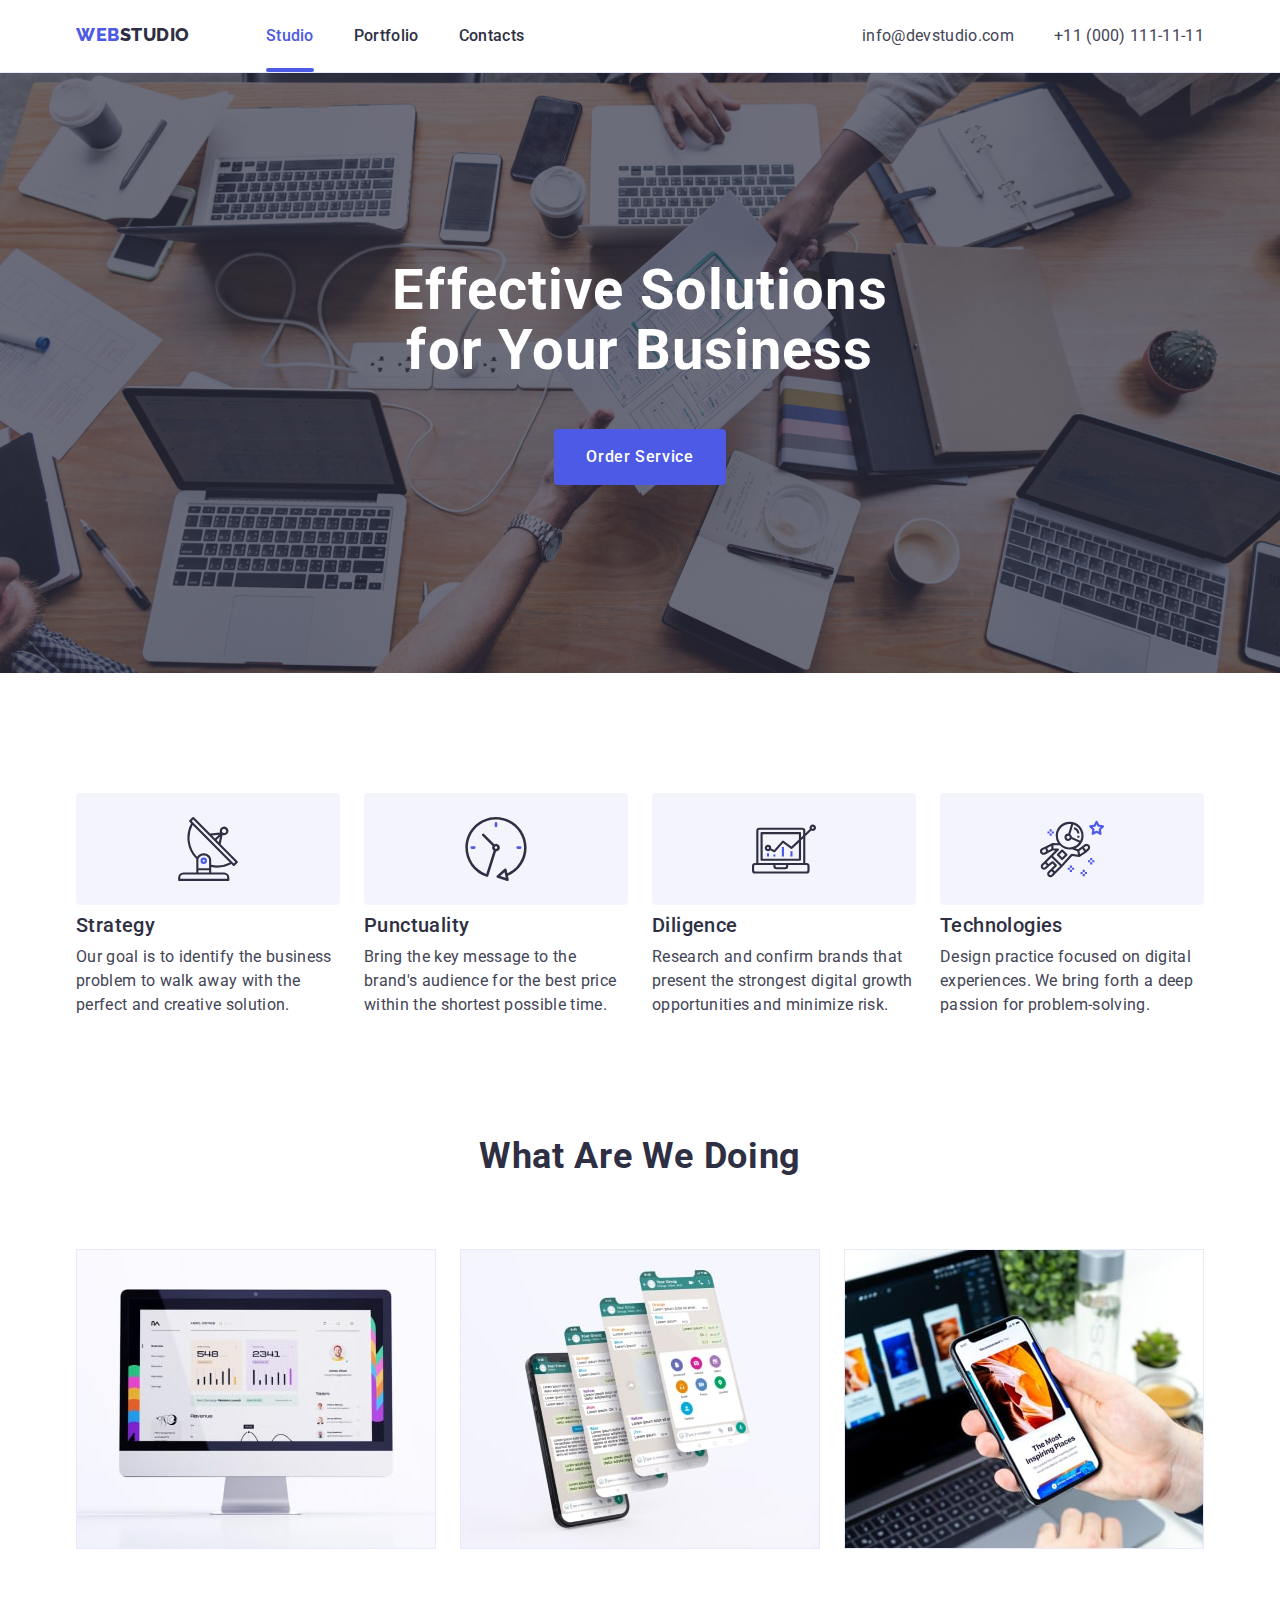
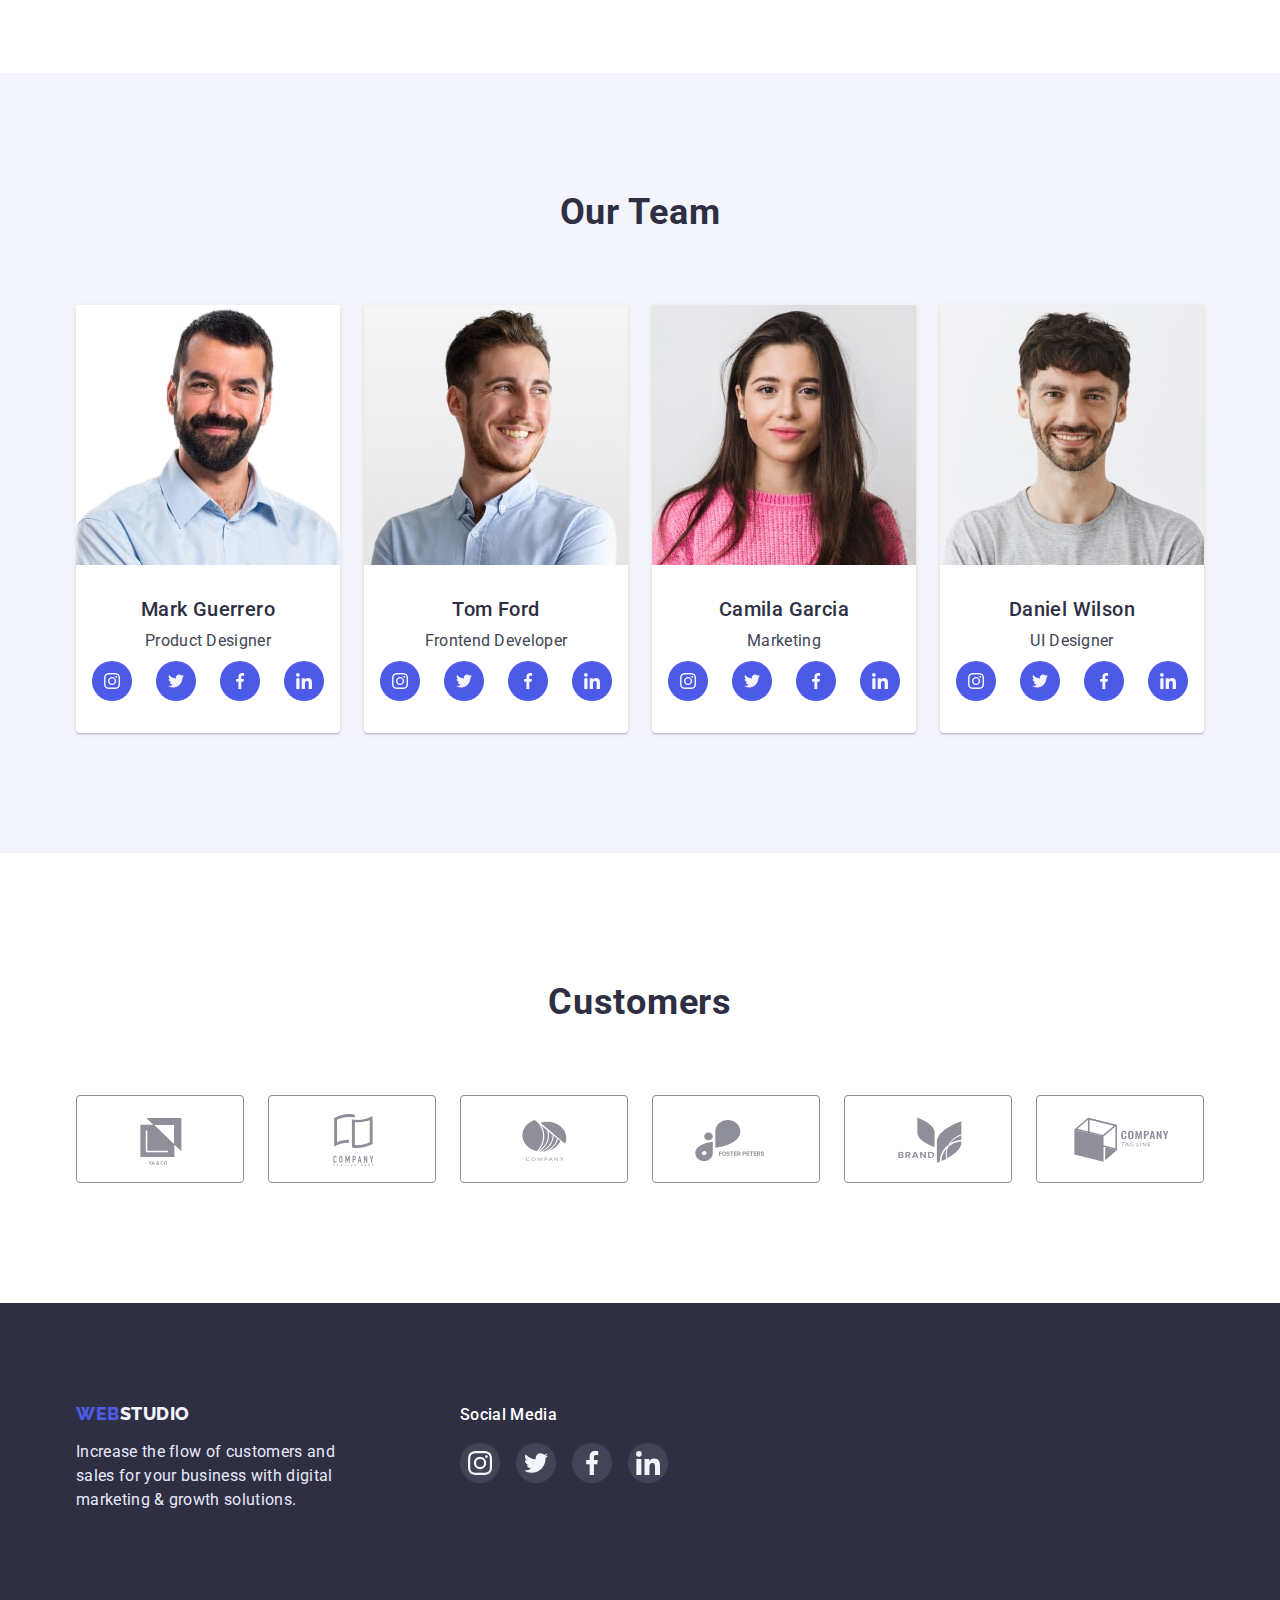
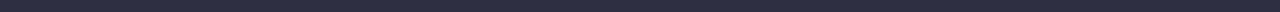
<file: index.html>
<!DOCTYPE html>
<html lang="en">
  <head>
    <meta charset="UTF-8" />
    <meta http-equiv="X-UA-Compatible" content="IE=edge" />
    <meta name="viewport" content="width=device-width, initial-scale=1.0" />
    <title>Студія</title>

    <link rel="preconnect" href="https://fonts.googleapis.com" />
    <link rel="preconnect" href="https://fonts.gstatic.com" crossorigin />
    <link rel="preconnect" href="https://fonts.googleapis.com" />
    <link rel="preconnect" href="https://fonts.gstatic.com" crossorigin />
    <link
      href="https://fonts.googleapis.com/css2?family=Raleway:wght@800&family=Roboto:wght@400;500;700;900&display=swap"
      rel="stylesheet"
    />
    <link
      rel="stylesheet"
      href="https://cdnjs.cloudflare.com/ajax/libs/modern-normalize/1.1.0/modern-normalize.min.css"
    />
    <link rel="stylesheet" href="./css/styles.css" />
  </head>
  <body class="body">
    <!-- Header Section -->
    <header class="header">
      <div class="header-container container">
        <nav class="navigation">
          <a href="./index.html" class="logo-header link"
            >Web<span class="logo-header-part">Studio</span></a
          >
          <ul class="main-nav list">
            <li class="nav-item">
              <a href="./index.html" class="nav-item-link link current"
                >Studio</a
              >
            </li>
            <li class="nav-item">
              <a href="./portfolio.html" class="nav-item-link link"
                >Portfolio</a
              >
            </li>
            <li class="nav-item">
              <a href="" class="nav-item-link link">Contacts</a>
            </li>
          </ul>
        </nav>
        <address class="address">
          <ul class="address-list list">
            <li class="address-item">
              <a href="mailto:info@devstudio.com" class="address-item link"
                >info@devstudio.com</a
              >
            </li>
            <li class="address-item">
              <a href="tel:+110001111111" class="address-item link"
                >+11 (000) 111-11-11</a
              >
            </li>
          </ul>
        </address>
      </div>
    </header>
    <!--Main Section  -->
    <main>
      <!-- Section 1 -->
      <section class="first-section">
        <div class="first-container container">
          <h1 class="first-section-title">
            Effective Solutions for Your Business
          </h1>
          <button type="button" class="first-section-btn" data-modal-open>
            Order Service
          </button>
        </div>
      </section>
      <!-- Section 2 -->
      <section class="second-section">
        <div class="container">
          <h2 hidden class="second-section-title"></h2>
          <ul class="list second-list">
            <li class="second-list-item">
              <div class="second-list-wrap">
                <svg width="64" height="64" class="second-list-icon">
                  <use href="./images/2-section-icons.svg#icon-antenna"></use>
                </svg>
              </div>
              <h3 class="second-section-title">Strategy</h3>
              <p class="second-section-text">
                Our goal is to identify the business problem to walk away with
                the perfect and creative solution.
              </p>
            </li>
            <li class="second-list-item">
              <div class="second-list-wrap">
                <svg width="64" height="64">
                  <use href="./images/2-section-icons.svg#icon-clock"></use>
                </svg>
              </div>
              <h3 class="second-section-title">Punctuality</h3>
              <p class="second-section-text">
                Bring the key message to the brand's audience for the best price
                within the shortest possible time.
              </p>
            </li>
            <li class="second-list-item">
              <div class="second-list-wrap">
                <svg width="64" height="64" class="second-list-icon">
                  <use href="./images/2-section-icons.svg#icon-diagram"></use>
                </svg>
              </div>
              <h3 class="second-section-title">Diligence</h3>
              <p class="second-section-text">
                Research and confirm brands that present the strongest digital
                growth opportunities and minimize risk.
              </p>
            </li>
            <li class="second-list-item">
              <div class="second-list-wrap">
                <svg width="64" height="64">
                  <use href="./images/2-section-icons.svg#icon-astronaut"></use>
                </svg>
              </div>
              <h3 class="second-section-title">Technologies</h3>
              <p class="second-section-text">
                Design practice focused on digital experiences. We bring forth a
                deep passion for problem-solving.
              </p>
            </li>
          </ul>
        </div>
      </section>
      <!-- Section 3 -->
      <section class="third-section">
        <div class="container">
          <h2 class="third-section-title">What are we doing</h2>
          <ul class="list third-list">
            <li class="third-section-item">
              <img src="./images/img1.jpg" alt="analysis" width="360" />
            </li>
            <li class="third-section-item">
              <img src="./images/img2.jpg" alt="conversations" width="360" />
            </li>
            <li class="third-section-item">
              <img src="./images/img3.jpg" alt="recommendations" width="360" />
            </li>
          </ul>
        </div>
      </section>
      <!-- Section 4 -->
      <section class="forth-section">
        <div class="forth-container container">
          <h2 class="forth-section-title">Our Team</h2>
          <ul class="forth-list list">
            <li class="forth-section-item">
              <img
                class="our-team-img"
                src="./images/mark.jpg"
                alt="Mark Guerrero"
                width="264"
              />
              <div class="our-container">
                <h3 class="title-name">Mark Guerrero</h3>
                <p class="forth-section-text">Product Designer</p>
                <ul class="team-socials list">
                  <li class="team-social-item">
                    <a href="" class="team-social-links"
                      ><svg width="16" height="16" class="team-social-icon">
                        <use href="./images/icons.svg#icon-instagram"></use>
                      </svg>
                    </a>
                  </li>
                  <li class="team-social-item">
                    <a href="" class="team-social-links">
                      <svg width="16" height="16" class="team-social-icon">
                        <use href="./images/icons.svg#icon-twitter"></use>
                      </svg>
                    </a>
                  </li>
                  <li class="team-social-item">
                    <a href="" class="team-social-links">
                      <svg width="16" height="16" class="team-social-icon">
                        <use href="./images/icons.svg#icon-facebook"></use>
                      </svg>
                    </a>
                  </li>
                  <li class="team-social-item">
                    <a href="" class="team-social-links">
                      <svg width="16" height="16" class="team-social-icon">
                        <use href="./images/icons.svg#icon-linkedin"></use>
                      </svg>
                    </a>
                  </li>
                </ul>
              </div>
            </li>

            <li class="forth-section-item">
              <img
                class="our-team-img"
                src="./images/tom.jpg"
                alt="Tom Ford"
                width="264"
              />
              <div class="our-container">
                <h3 class="title-name">Tom Ford</h3>
                <p class="forth-section-text">Frontend Developer</p>
                <ul class="team-socials list">
                  <li class="team-social-item">
                    <a href="" class="team-social-links"
                      ><svg width="16" height="16" class="team-social-icon">
                        <use href="./images/icons.svg#icon-instagram"></use>
                      </svg>
                    </a>
                  </li>
                  <li class="team-social-item">
                    <a href="" class="team-social-links">
                      <svg width="16" height="16" class="team-social-icon">
                        <use href="./images/icons.svg#icon-twitter"></use>
                      </svg>
                    </a>
                  </li>
                  <li class="team-social-item">
                    <a href="" class="team-social-links">
                      <svg width="16" height="16" class="team-social-icon">
                        <use href="./images/icons.svg#icon-facebook"></use>
                      </svg>
                    </a>
                  </li>
                  <li class="team-social-item">
                    <a href="" class="team-social-links">
                      <svg width="16" height="16" class="team-social-icon">
                        <use href="./images/icons.svg#icon-linkedin"></use>
                      </svg>
                    </a>
                  </li>
                </ul>
              </div>
            </li>

            <li class="forth-section-item">
              <img
                class="our-team-img"
                src="./images/camila.jpg"
                alt="Camila Garcia"
                width="264"
              />
              <div class="our-container">
                <h3 class="title-name">Camila Garcia</h3>
                <p class="forth-section-text">Marketing</p>
                <ul class="team-socials list">
                  <li class="team-social-item">
                    <a href="" class="team-social-links"
                      ><svg width="16" height="16" class="team-social-icon">
                        <use href="./images/icons.svg#icon-instagram"></use>
                      </svg>
                    </a>
                  </li>
                  <li class="team-social-item">
                    <a href="" class="team-social-links">
                      <svg width="16" height="16" class="team-social-icon">
                        <use href="./images/icons.svg#icon-twitter"></use>
                      </svg>
                    </a>
                  </li>
                  <li class="team-social-item">
                    <a href="" class="team-social-links">
                      <svg width="16" height="16" class="team-social-icon">
                        <use href="./images/icons.svg#icon-facebook"></use>
                      </svg>
                    </a>
                  </li>
                  <li class="team-social-item">
                    <a href="" class="team-social-links">
                      <svg width="16" height="16" class="team-social-icon">
                        <use href="./images/icons.svg#icon-linkedin"></use>
                      </svg>
                    </a>
                  </li>
                </ul>
              </div>
            </li>
            <li class="forth-section-item">
              <img
                class="our-team-img"
                src="./images/daniel.jpg"
                alt="Daniel Wilson"
                width="264"
              />
              <div class="our-container">
                <h3 class="title-name">Daniel Wilson</h3>
                <p class="forth-section-text">UI Designer</p>
                <ul class="team-socials list">
                  <li class="team-social-item">
                    <a href="" class="team-social-links"
                      ><svg width="16" height="16" class="team-social-icon">
                        <use href="./images/icons.svg#icon-instagram"></use>
                      </svg>
                    </a>
                  </li>
                  <li class="team-social-item">
                    <a href="" class="team-social-links">
                      <svg width="16" height="16" class="team-social-icon">
                        <use href="./images/icons.svg#icon-twitter"></use>
                      </svg>
                    </a>
                  </li>
                  <li class="team-social-item">
                    <a href="" class="team-social-links">
                      <svg width="16" height="16" class="team-social-icon">
                        <use href="./images/icons.svg#icon-facebook"></use>
                      </svg>
                    </a>
                  </li>
                  <li class="team-social-item">
                    <a href="" class="team-social-links">
                      <svg width="16" height="16" class="team-social-icon">
                        <use href="./images/icons.svg#icon-linkedin"></use>
                      </svg>
                    </a>
                  </li>
                </ul>
              </div>
            </li>
          </ul>
        </div>
      </section>
      <!-- Section 5 -->
      <section class="fifth-section">
        <div class="fifth-section-container container">
          <h2 class="fifth-section-title">Customers</h2>
          <ul class="fifth-section-list list">
            <li class="fifth-section-item">
              <a class="fifth-section-links" href="">
                <svg width="104" height="56" class="customers-icons">
                  <use href="./images/customers.svg#icon-customer-1"></use>
                </svg>
              </a>
            </li>
            <li class="fifth-section-item">
              <a class="fifth-section-links" href="">
                <svg width="104" height="56" class="customers-icons">
                  <use href="./images/customers.svg#icon-customer-2"></use>
                </svg>
              </a>
            </li>
            <li class="fifth-section-item">
              <a class="fifth-section-links" href="">
                <svg width="104" height="56" class="customers-icons">
                  <use href="./images/customers.svg#icon-customer-3"></use>
                </svg>
              </a>
            </li>
            <li class="fifth-section-item">
              <a class="fifth-section-links" href="">
                <svg width="104" height="56" class="customers-icons">
                  <use href="./images/customers.svg#icon-customer-4"></use>
                </svg>
              </a>
            </li>
            <li class="fifth-section-item">
              <a class="fifth-section-links" href="">
                <svg width="104" height="56" class="customers-icons">
                  <use href="./images/customers.svg#icon-customer-5"></use>
                </svg>
              </a>
            </li>
            <li class="fifth-section-item">
              <a class="fifth-section-links" href="">
                <svg width="104" height="56" class="customers-icons">
                  <use href="./images/customers.svg#icon-customer-6"></use>
                </svg>
              </a>
            </li>
          </ul>
        </div>
      </section>
    </main>
    <!-- Footer Section -->
    <footer class="footer">
      <div class="footer-container container">
        <div class="footer-first">
          <a href="./index.html" class="footer-logo link"
            >Web<span class="footer-logo-part">Studio</span></a
          >
          <p class="footer-text">
            Increase the flow of customers and sales for your business with
            digital marketing & growth solutions.
          </p>
        </div>
        <div class="footer-second">
          <p class="social-media">Social Media</p>
          <ul class="footer-social-list list">
            <li class="footer-social-items">
              <a href="" class="footer-social-links">
                <svg width="24" height="24" class="team-social-icon">
                  <use href="./images/icons.svg#icon-instagram"></use>
                </svg>
              </a>
            </li>
            <li class="footer-social-items">
              <a href="" class="footer-social-links">
                <svg width="24" height="24" class="team-social-icon">
                  <use href="./images/icons.svg#icon-twitter"></use>
                </svg>
              </a>
            </li>
            <li class="footer-social-items">
              <a href="" class="footer-social-links">
                <svg width="24" height="24" class="team-social-icon">
                  <use href="./images/icons.svg#icon-facebook"></use>
                </svg>
              </a>
            </li>
            <li class="footer-social-items">
              <a href="" class="footer-social-links">
                <svg width="24" height="24" class="team-social-icon">
                  <use href="./images/icons.svg#icon-linkedin"></use>
                </svg>
              </a>
            </li>
          </ul>
        </div>
      </div>
    </footer>
    <div class="backdrop is-hidden" data-modal>
      <div class="modal">
        <button type="button" class="modal-close-button" data-modal-close>
          <svg width="8" height="8" class="modal-close-icon">
            <use href="./images/icons-close.svg#icon-close"></use>
          </svg>
        </button>
      </div>
    </div>
    <script src="./js/modal.js"></script>
  </body>
</html>
</file>
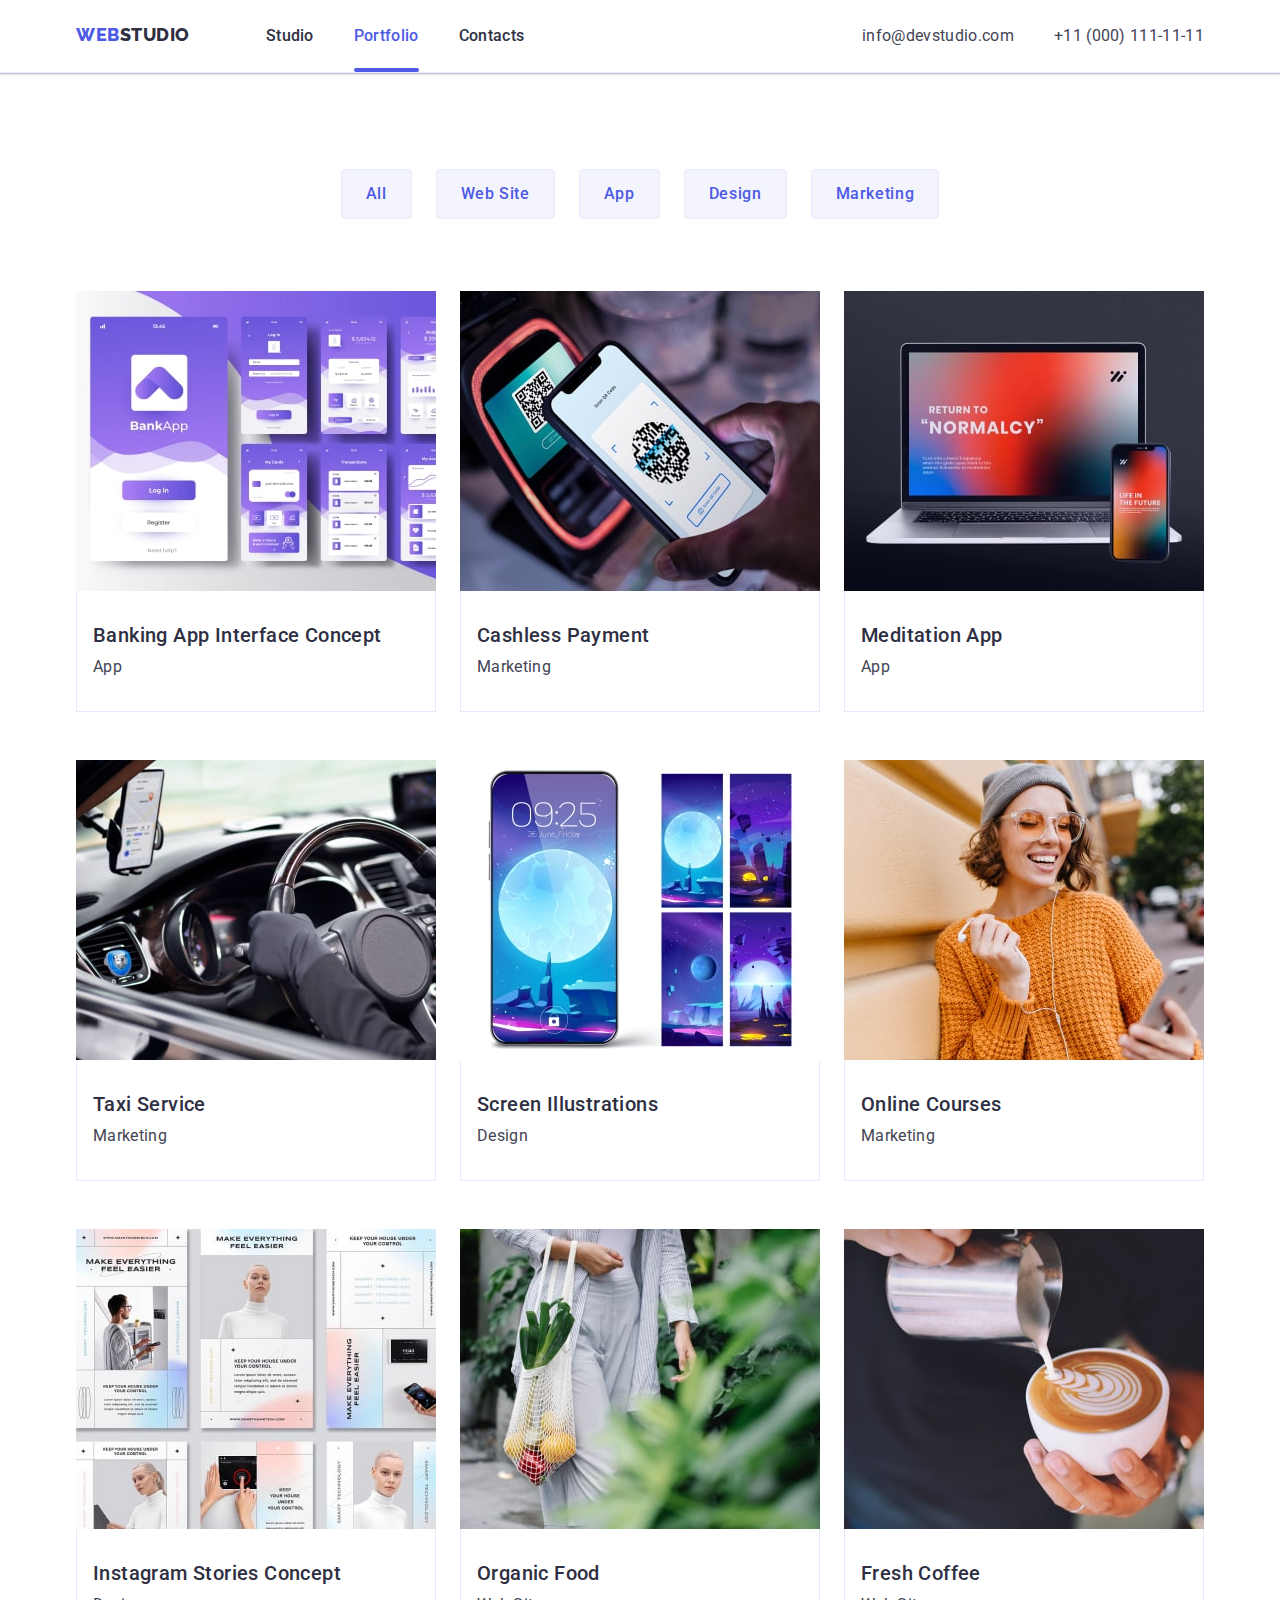
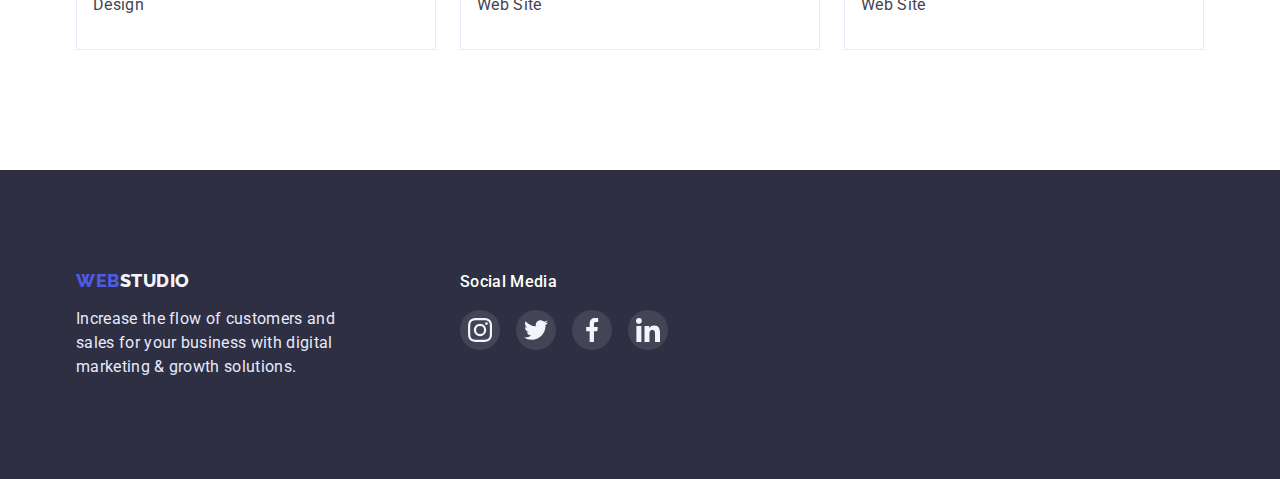
<file: portfolio.html>
<!DOCTYPE html>
<html lang="en">
  <head>
    <meta charset="UTF-8" />
    <meta http-equiv="X-UA-Compatible" content="IE=edge" />
    <meta name="viewport" content="width=device-width, initial-scale=1.0" />
    <title>Portfolio</title>
    <link rel="preconnect" href="https://fonts.googleapis.com" />
    <link rel="preconnect" href="https://fonts.gstatic.com" crossorigin />
    <link rel="preconnect" href="https://fonts.googleapis.com" />
    <link rel="preconnect" href="https://fonts.gstatic.com" crossorigin />
    <link
      href="https://fonts.googleapis.com/css2?family=Raleway:wght@800&family=Roboto:wght@400;500;700;900&display=swap"
      rel="stylesheet"
    />
    <link
      rel="stylesheet"
      href="https://cdnjs.cloudflare.com/ajax/libs/modern-normalize/1.1.0/modern-normalize.min.css"
    />
    <link rel="stylesheet" href="./css/styles.css" />
  </head>
  <body>
    <!-- Portfolio Header Section -->
    <header class="header">
      <div class="header-container container">
        <nav class="navigation">
          <a href="./index.html" class="logo-header link"
            >Web<span class="logo-header-part">Studio</span></a
          >
          <ul class="main-nav list">
            <li class="nav-item">
              <a href="./index.html" class="nav-item-link link">Studio</a>
            </li>
            <li class="nav-item">
              <a href="./portfolio.html" class="nav-item-link link current"
                >Portfolio</a
              >
            </li>
            <li class="nav-item">
              <a href="" class="nav-item-link link">Contacts</a>
            </li>
          </ul>
        </nav>
        <address class="address">
          <ul class="address-list list">
            <li class="address-item">
              <a href="mailto:info@devstudio.com" class="address-item link"
                >info@devstudio.com</a
              >
            </li>
            <li class="address-item">
              <a href="tel:+110001111111" class="address-item link"
                >+11 (000) 111-11-11</a
              >
            </li>
          </ul>
        </address>
      </div>
    </header>
    <!-- portfolio Main Section -->
    <main>
      <!-- Portfolio Filter -->
      <section class="portfolio-section">
        <div class="portfolio-container container">
          <h1 hidden>Portfolio</h1>
          <ul class="portfolio-buttons list">
            <li><button type="button" class="portfolio-btn">All</button></li>
            <li>
              <button type="button" class="portfolio-btn">Web Site</button>
            </li>
            <li><button type="button" class="portfolio-btn">App</button></li>
            <li>
              <button type="button" class="portfolio-btn">Design</button>
            </li>
            <li>
              <button type="button" class="portfolio-btn">Marketing</button>
            </li>
          </ul>

          <!-- Portfolio Content -->

          <ul class="portfolio-list">
            <li class="portfolio-list-item">
              <a href="" class="portfolio-link link">
                <div class="portfolio-wrap">
                  <img
                    class="portfolio-img"
                    src="./images/portfolio-img-1.jpg"
                    alt="Banking App Interface Concept"
                    width="360"
                  />
                  <p class="cover-text">
                    14 Stylish and User-Friendly App Design Concepts · Task
                    Manager App · Calorie Tracker App · Exotic Fruit Ecommerce
                    App · Cloud Storage App
                  </p>
                </div>
                <div class="portfolio-content">
                  <h2 class="portfolio-title">Banking App Interface Concept</h2>
                  <p class="portfolio-text">App</p>
                </div>
              </a>
            </li>
            <li class="portfolio-list-item">
              <a href="" class="portfolio-link link">
                <div class="portfolio-wrap">
                  <img
                    class="portfolio-img"
                    src="./images/portfolio-img-2.jpg"
                    alt="Cashless Payment"
                    width="360"
                  />
                  <p class="cover-text">
                    14 Stylish and User-Friendly App Design Concepts · Task
                    Manager App · Calorie Tracker App · Exotic Fruit Ecommerce
                    App · Cloud Storage App
                  </p>
                </div>
                <div class="portfolio-content">
                  <h2 class="portfolio-title">Cashless Payment</h2>
                  <p class="portfolio-text">Marketing</p>
                </div>
              </a>
            </li>
            <li class="portfolio-list-item">
              <a href="" class="portfolio-link link">
                <div class="portfolio-wrap">
                  <img
                    class="portfolio-img"
                    src="./images/portfolio-img-3.jpg"
                    alt="Meditaion App"
                    width="360"
                  />
                  <p class="cover-text">
                    14 Stylish and User-Friendly App Design Concepts · Task
                    Manager App · Calorie Tracker App · Exotic Fruit Ecommerce
                    App · Cloud Storage App
                  </p>
                </div>
                <div class="portfolio-content">
                  <h2 class="portfolio-title">Meditation App</h2>
                  <p class="portfolio-text">App</p>
                </div>
              </a>
            </li>
            <li class="portfolio-list-item">
              <a href="" class="portfolio-link link">
                <div class="portfolio-wrap">
                  <img
                    class="portfolio-img"
                    src="./images/portfolio-img-4.jpg"
                    alt="Taxi Service"
                    width="360"
                  />
                  <p class="cover-text">
                    14 Stylish and User-Friendly App Design Concepts · Task
                    Manager App · Calorie Tracker App · Exotic Fruit Ecommerce
                    App · Cloud Storage App
                  </p>
                </div>
                <div class="portfolio-content">
                  <h2 class="portfolio-title">Taxi Service</h2>
                  <p class="portfolio-text">Marketing</p>
                </div>
              </a>
            </li>
            <li class="portfolio-list-item">
              <a href="" class="portfolio-link link">
                <div class="portfolio-wrap">
                  <img
                    class="portfolio-img"
                    src="./images/portfolio-img-5.jpg"
                    alt="Screen Illustrations"
                    width="360"
                  />
                  <p class="cover-text">
                    14 Stylish and User-Friendly App Design Concepts · Task
                    Manager App · Calorie Tracker App · Exotic Fruit Ecommerce
                    App · Cloud Storage App
                  </p>
                </div>
                <div class="portfolio-content">
                  <h2 class="portfolio-title">Screen Illustrations</h2>
                  <p class="portfolio-text">Design</p>
                </div>
              </a>
            </li>
            <li class="portfolio-list-item">
              <a href="" class="portfolio-link link">
                <div class="portfolio-wrap">
                  <img
                    class="portfolio-img"
                    src="./images/portfolio-img-6.jpg"
                    alt="Online Courses"
                    width="360"
                  />
                  <p class="cover-text">
                    14 Stylish and User-Friendly App Design Concepts · Task
                    Manager App · Calorie Tracker App · Exotic Fruit Ecommerce
                    App · Cloud Storage App
                  </p>
                </div>
                <div class="portfolio-content">
                  <h2 class="portfolio-title">Online Courses</h2>
                  <p class="portfolio-text">Marketing</p>
                </div>
              </a>
            </li>
            <li class="portfolio-list-item">
              <a href="" class="portfolio-link link">
                <div class="portfolio-wrap">
                  <img
                    class="portfolio-img"
                    src="./images/portfolio-img-7.jpg"
                    alt="Instagram Stories Concept"
                    width="360"
                  />
                  <p class="cover-text">
                    14 Stylish and User-Friendly App Design Concepts · Task
                    Manager App · Calorie Tracker App · Exotic Fruit Ecommerce
                    App · Cloud Storage App
                  </p>
                </div>
                <div class="portfolio-content">
                  <h2 class="portfolio-title">Instagram Stories Concept</h2>
                  <p class="portfolio-text">Design</p>
                </div>
              </a>
            </li>
            <li class="portfolio-list-item">
              <a href="" class="portfolio-link link">
                <div class="portfolio-wrap">
                  <img
                    class="portfolio-img"
                    src="./images/portfolio-img-8.jpg"
                    alt="Organic Food"
                    width="360"
                  />
                  <p class="cover-text">
                    14 Stylish and User-Friendly App Design Concepts · Task
                    Manager App · Calorie Tracker App · Exotic Fruit Ecommerce
                    App · Cloud Storage App
                  </p>
                </div>
                <div class="portfolio-content">
                  <h2 class="portfolio-title">Organic Food</h2>
                  <p class="portfolio-text">Web Site</p>
                </div>
              </a>
            </li>
            <li class="portfolio-list-item">
              <a href="" class="portfolio-link link">
                <div class="portfolio-wrap">
                  <img
                    class="portfolio-img"
                    src="./images/portfolio-img-9.jpg"
                    alt="Organic Food"
                    width="360"
                  />
                  <p class="cover-text">
                    14 Stylish and User-Friendly App Design Concepts · Task
                    Manager App · Calorie Tracker App · Exotic Fruit Ecommerce
                    App · Cloud Storage App
                  </p>
                </div>
                <div class="portfolio-content">
                  <h2 class="portfolio-title">Fresh Coffee</h2>
                  <p class="portfolio-text">Web Site</p>
                </div>
              </a>
            </li>
          </ul>
        </div>
      </section>
    </main>
    <!-- Portfolio Footer Section -->
    <footer class="footer">
      <div class="footer-container container">
        <div class="footer-first">
          <a href="./index.html" class="footer-logo link"
            >Web<span class="footer-logo-part">Studio</span></a
          >
          <p class="footer-text">
            Increase the flow of customers and sales for your business with
            digital marketing & growth solutions.
          </p>
        </div>
        <div class="footer-second">
          <p class="social-media">Social Media</p>
          <ul class="footer-social-list list">
            <li class="footer-social-items">
              <a href="" class="footer-social-links">
                <svg width="24" height="24" class="team-social-icon">
                  <use href="./images/icons.svg#icon-instagram"></use>
                </svg>
              </a>
            </li>
            <li class="footer-social-items">
              <a href="" class="footer-social-links">
                <svg width="24" height="24" class="team-social-icon">
                  <use href="./images/icons.svg#icon-twitter"></use>
                </svg>
              </a>
            </li>
            <li class="footer-social-items">
              <a href="" class="footer-social-links">
                <svg width="24" height="24" class="team-social-icon">
                  <use href="./images/icons.svg#icon-facebook"></use>
                </svg>
              </a>
            </li>
            <li class="footer-social-items">
              <a href="" class="footer-social-links">
                <svg width="24" height="24" class="team-social-icon">
                  <use href="./images/icons.svg#icon-linkedin"></use>
                </svg>
              </a>
            </li>
          </ul>
        </div>
      </div>
    </footer>
  </body>
</html>
</file>
<file: css/styles.css>
:root {
  --main-body-color: #ffffff;
  --main-text-color: #434455;
  --main-title-color: #2e2f42;
  --first-gradient: linear-gradient(
    rgba(46, 47, 66, 0.7),
    rgba(46, 47, 66, 0.7)
  );
  --ocean: #4d5ae5;
}
p,
h1,
h2,
h3,
h4,
h5,
h6 {
  margin: 0;
}
ul {
  padding-left: 0;
  margin: 0;
}
body {
  font-family: "Roboto", sans-serif;
  background-color: var(--main-body-color);
  color: var(--main-text-color);
}
.link {
  text-decoration: none;
  font-style: normal;
}
.list {
  list-style: none;
}
.container {
  width: 1158px;
  margin: 0 auto;
  padding: 0 15px;
}
/* ------------------------Header------------------ */
.header {
  /* padding-top: 24px;
  padding-bottom: 24px; */
  border-bottom: 1px solid #e7e9fc;
  box-shadow: 0px 2px 1px rgba(46, 47, 66, 0.08),
    0px 1px 1px rgba(46, 47, 66, 0.16), 0px 1px 6px rgba(46, 47, 66, 0.08);
}
.header-container {
  display: flex;
  justify-content: space-between;
  align-items: center;
  margin-left: auto;
  margin-right: auto;
}
.main-nav {
  display: flex;
}
.nav-item:not(:last-child) {
  margin-right: 40px;
}

.navigation {
  display: flex;
  /* position: relative; */
}

.logo-header {
  margin-right: 76px;
  font-family: "Raleway", sans-serif;
  font-weight: 800;
  font-size: 18px;
  line-height: 1.17;
  letter-spacing: 0.03em;
  text-transform: uppercase;
  color: var(--ocean);
  padding-top: 24px;
  padding-bottom: 24px;
}
.logo-header-part {
  color: #2e2f42;
}
.nav-item-link {
  font-weight: 500;
  font-size: 16px;
  line-height: 1.5;
  letter-spacing: 0.02em;
  color: #2e2f42;
  padding-top: 24px;
  padding-bottom: 24px;
  display: block;
  position: relative;
  transition: color 250ms cubic-bezier(0.4, 0, 0.2, 1);
}
.nav-item-link:is(:hover, :focus) {
  color: #404bbf;
}
/* after element in header menu */
.nav-item-link.current::after {
  content: "";
  width: 100%;
  height: 4px;
  border-radius: 2px;
  display: block;
  bottom: 0;
  left: 0;
  position: absolute;
  background: var(--ocean);
}
.current {
  color: var(--ocean);
}
/* ---------------------------- */

.address {
  font-style: normal;
}
.address-list {
  display: flex;
}
.address-item:not(:last-child) {
  margin-right: 40px;
}

.address-item {
  font-size: 16px;
  line-height: 1.5;
  letter-spacing: 0.02em;
  color: #434455;
  transition: color 250ms cubic-bezier(0.4, 0, 0.2, 1);
}
.address-item:is(:hover, :focus) {
  color: #404bbf;
}
/* -----------------------------------------------------------------Main------------------- */
/* ------------------------Section 1------------------ */
.first-container {
  display: flex;
  align-items: center;
  flex-direction: column;
}
.first-section {
  background-color: #2e2f42;
  background-image: var(--first-gradient), url(../images/people-office.jpg);
  background-repeat: no-repeat;
  background-position: center;
  background-size: cover;
  padding-top: 188px;
  padding-bottom: 188px;
  height: 600px;
  max-width: 1440px;
  margin: 0 auto;
}
.first-section-title {
  font-size: 56px;
  line-height: 1.07;
  letter-spacing: 0.02em;
  color: #ffffff;
  text-align: center;
  width: 496px;

  margin-bottom: 48px;
}
.first-section-btn {
  padding: 16px 32px 16px 32px;
  border-radius: 4px;
  border: none;

  font-family: inherit;
  font-weight: 500;
  font-size: 16px;
  line-height: 1.5;
  letter-spacing: 0.04em;
  color: #ffffff;
  cursor: pointer;
  background-color: #4d5ae5;
  transition: background-color 250ms cubic-bezier(0.4, 0, 0.2, 1),
    box-shadow 250ms cubic-bezier(0.4, 0, 0.2, 1),
    border-radius 250ms cubic-bezier(0.4, 0, 0.2, 1);
}
.first-section-btn:is(:hover, :focus) {
  color: #ffffff;
  background-color: #404bbf;
}
/* ------------------------Section 2------------------ */
.second-section {
  padding-top: 120px;
  padding-bottom: 120px;
}
.second-list {
  display: flex;
  gap: 24px;
}
.second-list-item {
  width: calc((100% - 72px) / 4);
}
.second-list-wrap {
  display: flex;
  align-items: center;
  justify-content: center;
  /* padding: 24px 100px; */
  background: #f4f4fd;
  border-radius: 4px;
  margin-bottom: 8px;
  height: 112px;
  margin-bottom: 8px;
}
/* .second-list-icon {
  padding: 24px 100px;
} */
/* .second-list-item:not(:last-child) {
  margin-right: 24px;
} */
/* .list li:not(:last-child) {
  margin-right: 24px;
} */
.second-section-title {
  font-weight: 500;
  font-size: 20px;
  line-height: 1.2;
  letter-spacing: 0.02em;
  color: var(--main-title-color);
  margin-bottom: 8px;
}
.second-section-text {
  font-size: 16px;
  line-height: 1.5;
  letter-spacing: 0.02em;
  color: var(--main-text-color);
}
/* ------------------------Section 3------------------ */
.third-section {
  padding-bottom: 120px;
}
/* .third-section-item:not(:last-child) {
  margin-right: 24px;
} */

.third-list {
  display: flex;
  align-items: center;
  gap: 24px;
}
.third-section-item {
  width: calc((100% - 48px) / 3);
}
.third-section-title {
  font-size: 36px;
  line-height: 1.11;
  text-align: center;
  letter-spacing: 0.02em;
  text-transform: capitalize;
  color: var(--main-title-color);
  margin-bottom: 72px;
}
/* ------------------------Section 4------------------ */
.forth-section {
  background-color: #f4f4fd;
  padding-bottom: 120px;
  padding-top: 120px;
}
.forth-list {
  display: flex;
  gap: 24px;
}

.forth-section-item {
  width: calc((100% - 72px) / 4);
  background-color: #ffffff;
  border-radius: 0px 0px 4px 4px;
  box-shadow: 0px 1px 6px rgba(46, 47, 66, 0.08),
    0px 1px 1px rgba(46, 47, 66, 0.16), 0px 2px 1px rgba(46, 47, 66, 0.08);
}
.forth-section-title {
  margin-bottom: 72px;
  font-size: 36px;
  line-height: 1.11;
  text-align: center;
  letter-spacing: 0.02em;
  text-transform: capitalize;
  color: var(--main-title-color);
}
.title-name {
  margin-bottom: 8px;
  font-weight: 500;
  font-size: 20px;
  line-height: 1.2;
  text-align: center;
  letter-spacing: 0.02em;
  color: #2e2f42;
}

.forth-section-text {
  font-weight: 400;
  font-size: 16px;
  line-height: 1.5;
  text-align: center;
  letter-spacing: 0.02em;
  color: var(--main-text-color);
  margin-bottom: 8px;
}
.our-container {
  padding: 32px 16px 32px 16px;
}
.our-team-img {
  display: block;
}
.team-socials {
  display: flex;
  justify-content: center;
  gap: 24px;
}
.team-social-item {
  width: 40px;
  height: 40px;
}
.team-social-links {
  width: 100%;
  height: 100%;
  border-radius: 50%;
  background-color: var(--ocean);
  display: flex;
  justify-content: center;
  align-items: center;
  transition: background-color 250ms cubic-bezier(0.4, 0, 0.2, 1);
}

.team-social-links:is(:hover, :focus) {
  background-color: #404bbf;
}
/* ------------------------Section 5------------------ */
.fifth-section {
  padding-top: 130px;
  padding-bottom: 120px;
}
.fifth-section-links {
  width: 100%;
  height: 100%;
  display: flex;
  justify-content: center;
  align-items: center;
  color: #8e8f99;
  transition: color 250ms cubic-bezier(0.4, 0, 0.2, 1);
}
.fifth-section-title {
  font-size: 36px;
  line-height: 1.11;
  text-align: center;
  letter-spacing: 0.02em;
  text-transform: capitalize;
  color: var(--main-title-color);
  margin-bottom: 72px;
}
.fifth-section-list {
  display: flex;
  gap: 24px;
}
/* .fifth-section-item {
  border: 1px solid #8e8f99;
  border-radius: 4px;
  padding: 16px 32px;
  width: calc((100% - 120px) / 6);
  height: 88px;
} */
.fifth-section-item {
  width: calc((100% - 120px) / 6);
  height: 88px;
}
.fifth-section-links {
  border: 1px solid #8e8f99;
  border-radius: 4px;
  /* padding: 16px 32px; */
  height: 88px;
  color: #8e8f99;
  height: 100%;
  width: 100%;
}
.customers-icons {
  fill: currentColor;
}
.fifth-section-links:is(:hover, :focus) {
  border: 1px solid #404bbf;
  color: #404bbf;
}

/* ---------------------------------------------------------Portfolio------------------ */
.portfolio-section {
  padding-top: 96px;
  padding-bottom: 120px;
}
/* .portfolio-container {
  display: flex;
  flex-wrap: wrap;
  justify-content: center;
} */
.portfolio-img {
  display: block;
}
/* .portfolio-list-container {
  padding-bottom: 120px;
  box-sizing: content-box;
} */
.portfolio-list-item {
  width: calc((100% - 48px) / 3);
  position: relative;
}
.portfolio-wrap {
  position: relative;
  overflow: hidden;
}
.cover-text {
  font-weight: 400;
  font-size: 16px;
  line-height: 1.5;
  letter-spacing: 0.02em;
  top: 0;
  position: absolute;
  height: 100%;
  color: #f4f4fd;
  background-color: var(--ocean);
  transform: translatey(100%);
  transition: transform 250ms cubic-bezier(0.4, 0, 0.2, 1);
  padding-top: 40px;
  padding-right: 32px;
  padding-bottom: 40px;
  padding-left: 32px;
}
.portfolio-link:hover .cover-text {
  transform: translatey(0%);
}
.portfolio-link:focus .cover-text {
  transform: translatey(0%);
}

.portfolio-list {
  gap: 48px 24px;
}
.portfolio-content {
  padding-top: 32px;
  padding-bottom: 32px;
  padding-left: 16px;
  padding-right: 16px;
  border: 1px solid #e7e9fc;
  border-top: none;
}
.portfolio-list {
  display: flex;
  flex-wrap: wrap;
  list-style: none;
}

.portfolio-buttons {
  display: flex;
  justify-content: center;
  gap: 24px;
  margin-bottom: 72px;
}
.portfolio-btn {
  font-weight: 500;
  font-family: inherit;
  font-size: 16px;
  line-height: 1.5;
  letter-spacing: 0.04em;
  background-color: #f4f4fd;
  color: #4d5ae5;
  cursor: pointer;
  padding: 12px 24px 12px 24px;
  border: 1px solid #e7e9fc;
  border-radius: 4px;
  transition: background-color 250ms cubic-bezier(0.4, 0, 0.2, 1),
    box-shadow 250ms cubic-bezier(0.4, 0, 0.2, 1),
    color 250ms cubic-bezier(0.4, 0, 0.2, 1),
    border-color 250ms cubic-bezier(0.4, 0, 0.2, 1);
}
.portfolio-btn:is(:hover, :focus) {
  background-color: #404bbf;
  color: #ffffff;
  border-color: transparent;
  box-shadow: 0px 3px 1px rgba(0, 0, 0, 0.1), 0px 2px 1px rgba(0, 0, 0, 0.08),
    0px 2px 2px rgba(0, 0, 0, 0.12);
  border-radius: 4px;
}

.portfolio-title {
  margin-bottom: 8px;
  font-weight: 500;
  font-size: 20px;
  line-height: 1.2;
  letter-spacing: 0.02em;
  color: var(--main-title-color);
}
.portfolio-text {
  font-size: 16px;
  line-height: 1.5;
  letter-spacing: 0.02em;
  color: var(--main-text-color);
}
.portfolio-link {
  display: block;
  transition: box-shadow 250ms cubic-bezier(0.4, 0, 0.2, 1);
}
.portfolio-link:is(:hover, :focus) {
  box-shadow: 0px 1px 6px rgba(46, 47, 66, 0.08),
    0px 1px 1px rgba(46, 47, 66, 0.16), 0px 2px 1px rgba(46, 47, 66, 0.08);
}

/* ------------------------Footer------------------ */
.footer {
  padding-bottom: 100px;
  padding-top: 100px;
}
.footer {
  background-color: #2e2f42;
}

.footer-text {
  font-size: 16px;
  line-height: 1.5;
  letter-spacing: 0.02em;
  color: #e7e9fc;
  width: 264px;
}
.footer-logo {
  font-family: "Raleway", sans-serif;
  font-style: normal;
  font-weight: 800;
  font-size: 18px;
  line-height: 1.17;
  display: inline-block;

  letter-spacing: 0.03em;
  text-transform: uppercase;
  color: #4d5ae5;
  margin-bottom: 16px;
}
.footer-logo-part {
  color: #f4f4fd;
}
.footer-container {
  display: flex;
}
.social-media {
  font-weight: 500;
  font-size: 16px;
  line-height: 1.5;
  letter-spacing: 0.02em;
  color: #ffffff;
  margin-bottom: 16px;
}
.footer-social-list {
  display: flex;
  gap: 16px;
}
.footer-first {
  margin-right: 120px;
}

.footer-social-items {
  width: 40px;
  height: 40px;
}
.footer-social-links {
  width: 100%;
  height: 100%;
  border-radius: 50%;
  background-color: rgba(255, 255, 255, 0.1);
  display: flex;
  justify-content: center;
  align-items: center;
  transition: 250ms cubic-bezier(0.4, 0, 0.2, 1);
}
.footer-social-links:is(:hover, :focus) {
  background-color: #31d0aa;
}

/* Madal window */
.backdrop {
  position: fixed;
  width: 100%;
  height: 100%;
  left: 0px;
  top: 0px;
  background-color: rgba(46, 47, 66, 0.4);
  transition: opacity 350ms linear, visibility 250ms linear;
}
.modal {
  position: absolute;
  width: 408px;
  min-height: 576px;
  left: 50%;
  top: 50%;
  transform: translate(-50%, -50%) scaleX(1);
  background: #fcfcfc;
  box-shadow: 0px 1px 1px rgba(0, 0, 0, 0.14), 0px 1px 3px rgba(0, 0, 0, 0.12),
    0px 2px 1px rgba(0, 0, 0, 0.2);
  border-radius: 4px;
  display: block;
  padding: 24px;
  transition: transform 250ms cubic-bezier(0.4, 0, 0.2, 1);
}
.backdrop.is-hidden .modal {
  transform: translate(-50%, -50%) scaleX(0);
}
.modal-close-button {
  display: flex;
  justify-content: center;
  align-items: center;
  margin-left: auto;
  background: #e7e9fc;
  border: 1px solid rgba(0, 0, 0, 0.1);
  width: 24px;
  height: 24px;
  border-radius: 50%;
  cursor: pointer;
  transition: 250ms cubic-bezier(0.4, 0, 0.2, 1);
}
.modal-close-icon {
  transition: 250ms cubic-bezier(0.4, 0, 0.2, 1);
}
.modal-close-button:is(:hover, :focus) {
  background-color: #404bbf;
}
.modal-close-button:is(:hover, :focus) .modal-close-icon {
  fill: #ffffff;
}
.is-hidden {
  opacity: 0;
  visibility: hidden;
  pointer-events: none;
}
</file>
